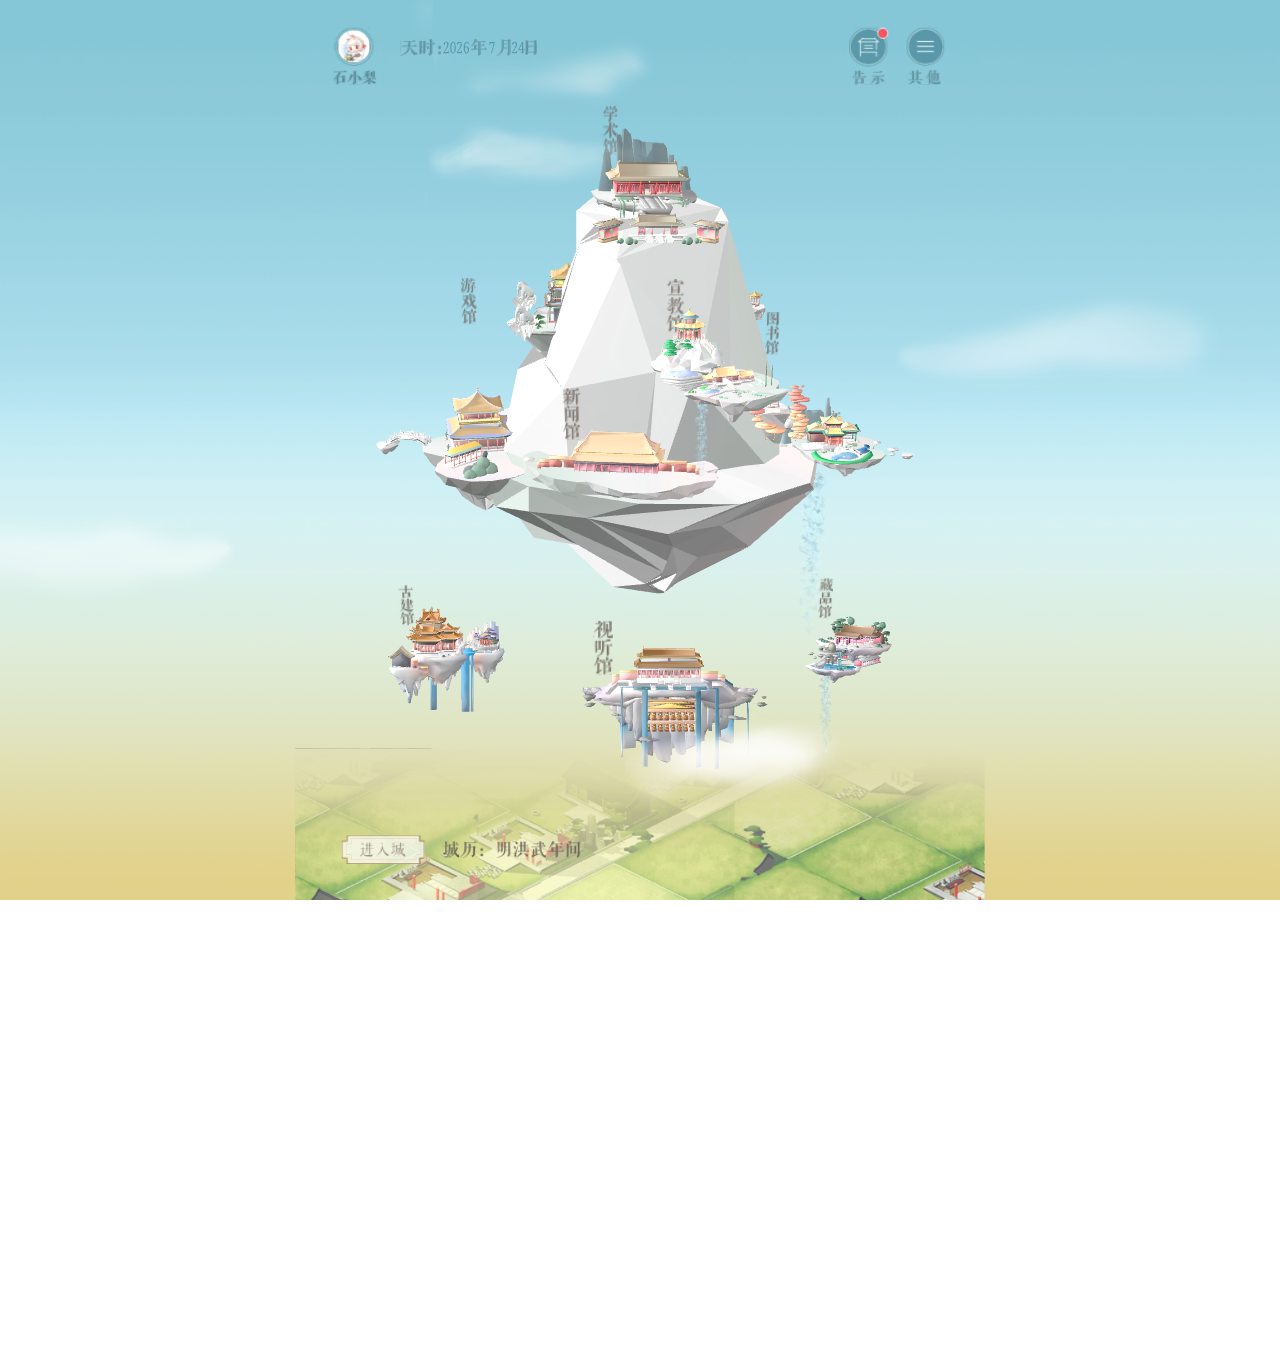
<file: index.html>
<!DOCTYPE html>
<html lang="en">
	<head>
		<title>Palace</title>
		<meta charset="utf-8">
		<meta name="apple-mobile-web-app-capable" content="yes" />
		<meta name="apple-mobile-web-app-status-bar-style" content="black-translucent">
		<meta name="viewport" content="width=device-width, height=device-height,user-scalable=no, minimum-scale=1.0, maximum-scale=1.0"> <!---->
		<link rel="apple-touch-icon" sizes="180x180" href="./image/touch-icon-ipad.png">
		<link rel="icon" href="./image/touch-icon-ipad.png" type="image/x-icon" />
		<link rel="shortcut icon" href="./image/touch-icon-ipad.png" type="image/x-icon" />
		<link href="css/style.css" rel="stylesheet" type="text/css" />
	</head>
	<body>
	<div id="firstMask">
		<div id="timeline">
			<img src="./image/timeline.png">
		</div>
		<div id="cangpin">
			<img id="cpview" src="./image/cpview.png">
			<div id="cpdetail">
			   <img class="slide" src="./image/cpdetail.png">
			</div>
		</div>
		<div id="assignment">
            <img id="ass0" src="./image/assignment1.png">
			<img id="ass1" src="./image/process1.png">
			<img id="ass2" src="./image/process2.png">
			<img id="ass3" src="./image/process3.png">
			<img id="hint1" src="./image/hint1.png">
			<img id="hint2" src="./image/hint2.png">
			<img id="assbtn0" src="./image/assbtn0.png">
			<img id="assbtntext0" src="./image/assbtntext0.png">
			<img id="assbtn1" src="./image/assbtn1.png">
			<img id="assbtntext1" src="./image/assbtntext1.png">
			<img id="assbtntext2" src="./image/assbtntext2.png">
			<img id="gotojs3" src="./image/task/gotojs3.png">
			<img id="taskfailstamp" src="./image/task/taskfail1.png">
			<div id="assmask"></div>
			<img id="taskrewardbg" src="./image/task/successbg.png">
			<img id="taskreward" src="./image/task/reward.png">
			<div id="dialogAnimation">
				<img id="diabg" src="./image/dialog/dialogbg.png">
				<img id="dia1" src="./image/dialog/dia1.png">
				<img id="dia2" src="./image/dialog/dia2.png">
				<img id="dia3" src="./image/dialog/dia3.png">
				<img id="dia4" src="./image/dialog/dia4.png">
				<img id="dia5" src="./image/dialog/dia5.png">
				<img id="dia6" src="./image/dialog/dia6.png">
				<img id="dia7" src="./image/dialog/dia7.png">
			</div>
		</div>
		<div id="gujian">
			<img id="map" src="./image/gujian/gujian.png">
			<div id="tabs">
				<img id="tab_all" src="./image/gujian/all.png">
				<img id="tab_all_b" src="./image/gujian/all_b.png">
				<img id="line1" src="./image/gujian/line.png">
				<img id="tab_dian" src="./image/gujian/dian.png">
				<img id="tab_dian_b" src="./image/gujian/dian_b.png">
				<img id="line2" src="./image/gujian/line.png">
				<img id="tab_ting" src="./image/gujian/ting.png">
				<img id="tab_ting_b" src="./image/gujian/ting_b.png">
				<img id="line3" src="./image/gujian/line.png">
				<img id="tab_tang" src="./image/gujian/tang.png">
				<img id="tab_tang_b" src="./image/gujian/tang_b.png">
				<img id="line4" src="./image/gujian/line.png">
				<img id="tab_ge" src="./image/gujian/ge.png">
				<img id="tab_ge_b" src="./image/gujian/ge_b.png">
				<img id="line5" src="./image/gujian/line.png">
				<img id="tab_gong" src="./image/gujian/gong.png">
				<img id="tab_gong_b" src="./image/gujian/gong_b.png">
				<img id="line6" src="./image/gujian/line.png">
			</div>
			<div id="ptitles">
				<img id="baohedian" class="tabother" src="./image/gujian/baohedian.png">
				<img id="cininggong" class="tabother" src="./image/gujian/cininggong.png">
			    <img id="dafo" class="tabother" src="./image/gujian/dafo.png">
				<img id="fuxiting" class="tabother" src="./image/gujian/fuxiting.png">
				<img id="kunninggong" src="./image/gujian/kunninggong.png">
				<img id="qianqinggong" src="./image/gujian/qianqinggong.png">
				<img id="taihedian" class="tabother" src="./image/gujian/taihedian.png">
				<img id="tirenge" class="tabother" src="./image/gujian/tirenge.png">
				<img id="wenyuange" class="tabother" src="./image/gujian/wenyuange.png">
				<img id="zhongcuigong" class="tabother" src="./image/gujian/zhongcuigong.png">
				<img id="zhonghedian" class="tabother" src="./image/gujian/zhonghedian.png">
				<img id="qqdetail" src="./image/gujian/qianqing.png">
				<img id="kndetail" src="./image/gujian/kunning.png">
			</div>
			<div id="qianqing">
                <img id="qqpage" src="./image/gujian/qianqing_2.png">
				<img id="shine1" src="./image/task/shinning.png">
				<img id="box1" src="./image/task/box.png">
				<div id="jiesuomask1"></div>
				<img id="jiesuo1" src="./image/task/jiesuo1_bg.png">
				<img id="jiesuo11" src="./image/task/jiesuo1_1.png">
				<img id="jiesuo12" src="./image/task/jiesuo1_2.png">
				<img id="jiesuo13" src="./image/task/jiesuo1_3.png">
				<img id="jiesuo14" src="./image/task/jiesuo1_4.png">
				<img id="js1sumbitbtn" src="./image/assbtn0.png">
				<img id="js1sumbittext" src="./image/task/yes.png">
				<img id="sucess1shine" src="./image/task/successbg.png">
				<img id="jiesuo1sucess" src="./image/task/jiesuo1_success.png">
				<img id="jiesuo1fail" src="./image/task/fail.png">
			</div>
			<div id="kunning">
				<img id="knpage" src="./image/gujian/kunning_2.png">
				<img id="shine2" src="./image/task/shinning.png">
				<img id="box2" src="./image/task/box.png">
				<div id="jiesuomask2"></div>
				<img id="jiesuo2" src="./image/task/jiesuo2.png">
				<div id="jsinput">
					<input type="text" name="jsi1" maxlength="1" id="jsi1">
					<input type="text" name="jsi2" maxlength="1" id="jsi2">
					<input type="text" name="jsi3" maxlength="1" id="jsi3">
				</div>
				<img id="jssumbitbtn" src="./image/assbtn0.png">
				<img id="jssumbittext" src="./image/task/yes.png">
				<img id="sucess2shine" src="./image/task/successbg.png">
				<img id="jiesuo2sucess" src="./image/task/jiesuo2_success.png">
				<img id="jiesuo2fail" src="./image/task/fail.png">
			</div>
		</div>
		<div id="jiesuo3">
			<img id="js3bg" src="./image/task/jiesuo3.png">
			<canvas id="stain">您的浏览器不支持canvas标签。</canvas>
			<!--img id="stamp" src="./image/task/yinzhang.png"-->
			<canvas id="stamp">您的浏览器不支持canvas标签。</canvas>
			<div id="torchshadow"></div>
			<img id="torchmove" src="./image/task/torch.png">
			<img id="torch" src="./image/task/torch.png">
			<div id="knifeshadow"></div>
			<img id="lazer" src="./image/task/lazer.png">
			<img id="knifemove" src="./image/task/knife.png">
			<img id="knife" src="./image/task/knife.png">
			<img id="tip" src="./image/task/once.png">
			<img id="taskfail" src="./image/task/taskfail.png">
			<img id="tasksuccessbg" src="./image/task/successbg.png">
			<img id="tasksuccess" src="./image/task/tasksuccess.png">
		</div>
		<div id="xinwen">
            <img id="xinwenpage" src="./image/xinwenpage.png"></img>
		</div>
		<div id="zhanlan">
			<img id="zlview" src="./image/zhanlan.png">
			<img id="zldetail" src="./image/yangxindian.png">
			<img id="gotoar" src="./image/ar.png">
		</div>
		<div id="wait">
			<img id="waitimg" src="./image/waiting.png">
		</div>
	</div>
	<div id="container"></div>
	<audio id="audio" style="opacity:0" preload="auto" controls loop hidden="true">
		<source src="./music/bg_music.mp3" type="audio/mp3" />
	</audio>
	<audio id="clickaudio" style="opacity:0" preload="auto" controls hidden="true">
		<source src="./music/click.mp3" type="audio/mp3" />
	</audio>
	<audio id="birdaudio" style="opacity:0" preload="auto" controls hidden="true">
		<source src="./music/flying.wav" type="audio/wav" />
	</audio>
	<audio id="bellaudio" style="opacity:0" preload="auto" controls hidden="true">
		<source src="./music/shiting_click.mp3" type="audio/mp3" />
	</audio>
	<audio id="thunderaudio" style="opacity:0" preload="auto" controls hidden="true">
		<source src="./music/thunder.mp3" type="audio/mp3" />
	</audio>
	<audio id="diam1" style="opacity:0" preload="auto" controls hidden="true">
		<source src="./music/dia1.mp3" type="audio/mp3" />
	</audio>
	<audio id="diam2" style="opacity:0" preload="auto" controls hidden="true">
		<source src="./music/dia2.mp3" type="audio/mp3" />
	</audio>
	<audio id="diam3" style="opacity:0" preload="auto" controls hidden="true">
		<source src="./music/dia3.mp3" type="audio/mp3" />
	</audio>
	<audio id="diam4" style="opacity:0" preload="auto" controls hidden="true">
		<source src="./music/dia4.mp3" type="audio/mp3" />
	</audio>
	<audio id="diam5" style="opacity:0" preload="auto" controls hidden="true">
		<source src="./music/dia5.mp3" type="audio/mp3" />
	</audio>
	<audio id="diam6" style="opacity:0" preload="auto" controls hidden="true">
		<source src="./music/dia6.mp3" type="audio/mp3" />
	</audio>
	<audio id="diam7" style="opacity:0" preload="auto" controls hidden="true">
		<source src="./music/dia7.mp3" type="audio/mp3" />
	</audio>
		<script src="./build/three.js"></script>
	    <script src="./js/libs/jquery.js"></script>
		<script src="js/loaders/DDSLoader.js"></script>
		<script src="js/loaders/MTLLoader.js"></script>
		<script src="js/loaders/OBJLoader.js"></script>
		<script src="js/Detector.js"></script>
		<script src="js/libs/Tween.js"></script>
		<script src="js/libs/stats.min.js"></script>
		<script src="js/custom/customVariable.js"></script>
		<script src="js/custom/customEvent.js"></script>
		<script src="js/custom/webglRender.js"></script>
	    <script src="js/custom/pageEvent.js"></script>
	</body>
</html>
</file>
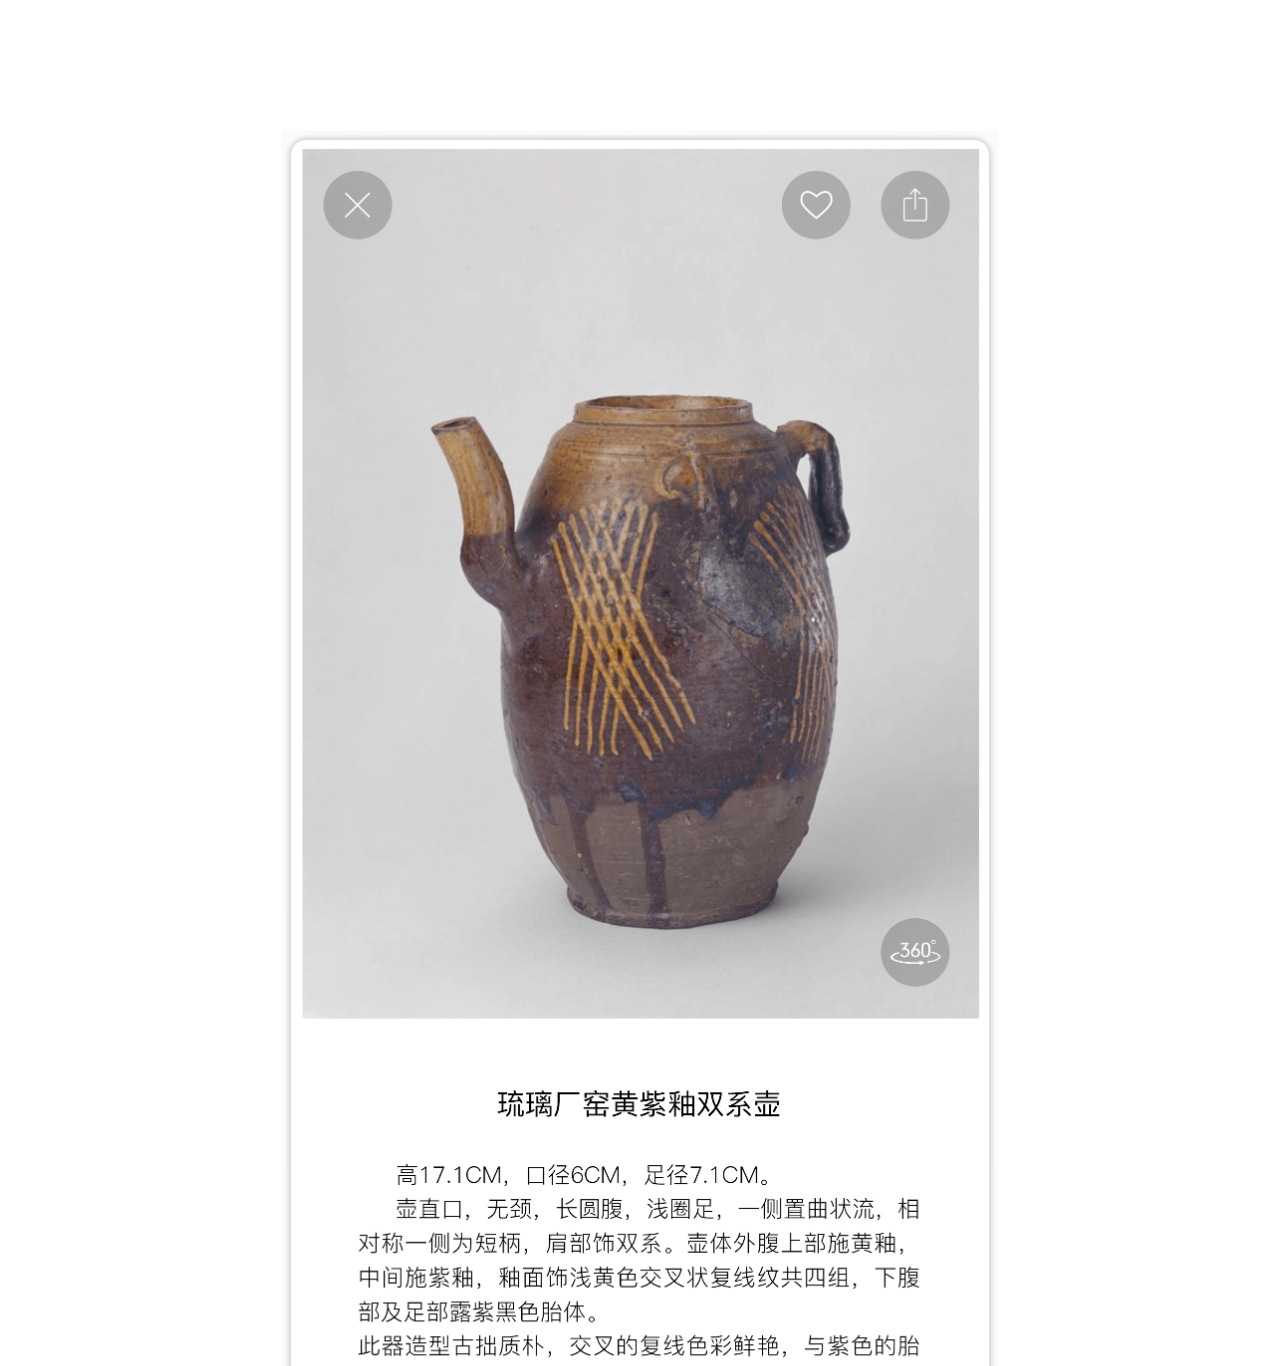
<file: slidepic.html>
<html>
<head>
    <title>Palace</title>
    <meta charset="utf-8">
    <meta name="apple-mobile-web-app-capable" content="yes" />
    <meta name="apple-mobile-web-app-status-bar-style" content="black-translucent">
    <meta name="viewport" content="width=device-width, height=device-height,user-scalable=no, minimum-scale=1.0, maximum-scale=1.0"> <!---->
    <link rel="apple-touch-icon" sizes="180x180" href="./image/touch-icon-ipad.png">
    <link rel="icon" href="./image/touch-icon-ipad.png" type="image/x-icon" />
    <link rel="shortcut icon" href="./image/touch-icon-ipad.png" type="image/x-icon" />
    <link href="css/style.css" rel="stylesheet" type="text/css" />
</head>
<body>
<div id="cangpin" style="display:block">
    <div id="cpdetail" style="display:block">
        <img class="slide" src="./image/cpdetail.png" >
    </div>
</div>
<script src="./js/libs/jquery.js"></script>
<script src="./js/custom/pageEvent.js"></script>
</body>
</html>
</file>
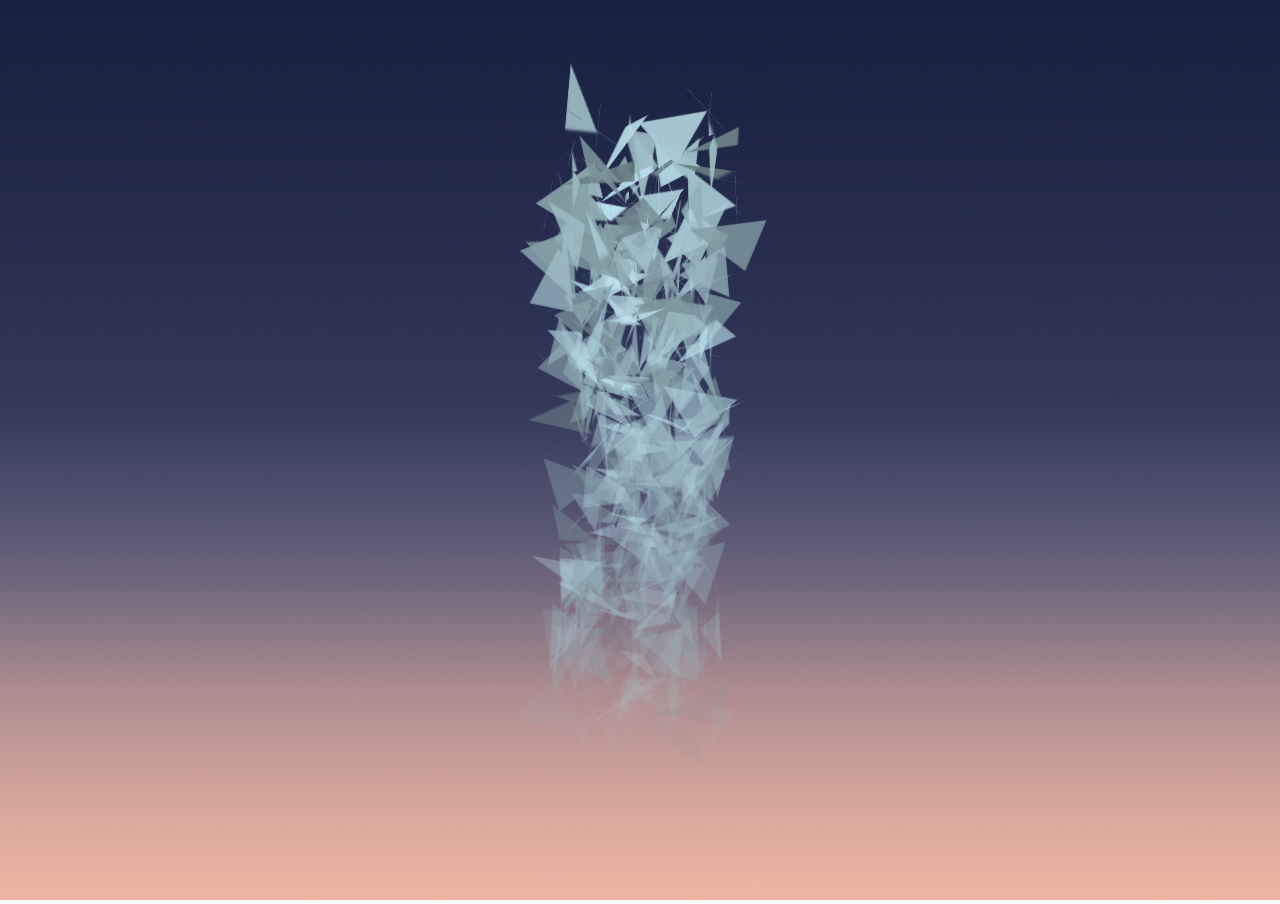
<file: water.html>
<!DOCTYPE html>
<html lang="en">
<head>
    <meta http-equiv="Content-Type" content="text/html; charset=utf-8"/>
    <title>Three.js waterfall</title>

    <script type="text/javascript" src="./build/three.js"></script>
    <script type="text/javascript"
            src="./js/libs/OrbitAndPanControls.new.js"></script>
    <script type="text/javascript" src="./js/libs/tween.min.js"></script>

    <style>
        body
        {
            margin: 0;
            overflow: hidden;
        }
    </style>

</head>

<html>
<body onload="main()">

<!-- Div which will hold the Output -->
<div id="WebGL-output">
</div>


<script type="text/javascript" src="./js/custom/water.js"></script>

</body>
</html>
</file>
<file: css/style.css>
body {
    font-family: Monospace;
    margin: 0px;
    overflow: hidden;
    height:1366px;
}
#container {
    overflow: hidden;
    margin: 0px;
}
#main{

}
#firstMask{
    position:absolute;
    margin:0px;
    box-sizing: border-box;
    width: 1024px;
    height: 1366px;
    background-image: url("../image/dmask.png");
    display: none;
}
#timeline{
    display: none;
    text-align: center;
    width:100%;
    height:100%;
}
#timeline img{
    width:416px;
    height:1178px;
    margin-left:auto;
    margin-right:auto;
    margin-top:188px;
}
#cangpin{
    display: none;
    text-align: center;
    width:100%;
    height:100%;
    overflow:hidden;
    position:relative;
}
#cangpin #cpview{
    width:716px;
    height:1235px;
    margin-left:auto;
    margin-right:auto;
    margin-top:131px;
    display:block;
}
#cangpin #cpdetail{
    width:716px;
    height:1235px;
    margin-left:auto;
    margin-right:auto;
    margin-top:131px;
    display:none;
    overflow:hidden;
    position:relative;
}
#cangpin #cpdetail img{
    width:716px;
    height:1816px;
    margin:0px;
    position:absolute;
    top:0px;
    left:0px;
}
#assignment{
    display: none;
    text-align: center;
    width:100%;
    height:100%;
    overflow:hidden;
    position:relative;
}
#assignment #ass0{
    width:716px;
    height:1257px;
    margin-top:54px;
    margin-bottom:54px;
}
#assignment #ass1{
    width:170px;
    height:73px;
    position: absolute;
    left: 218px;
    top:710px;
    #visibility: hidden;
    display:none;

}
#assignment #ass2{
    width:212px;
    height:220px;
    position: absolute;
    left: 203px;
    top:691px;
    #visibility: hidden;
    display:none;
}
#assignment #ass3{
    width:30px;
    height:299px;
    position: absolute;
    left: 261px;
    top:746px;
    #visibility: hidden;
    display:none;
}
#hint1{
    width: 408px;
    height: 54px;
    position: absolute;
    left: 321px;
    top:755px;
    display:none;

}
#hint2{
    width: 408px;
    height: 54px;
    position: absolute;
    left: 321px;
    top: 885px;
    display:none;

}
#assbtn0{
    width: 315px;
    height: 73px;
    position: absolute;
    left: 360px;
    top: 1120px;
    display:none;
}
#assbtn1{
    width: 315px;
    height: 73px;
    position: absolute;
    left: 360px;
    top: 1120px;
    display:none;
}
#assbtntext0{
    width: 81px;
    height: 31px;
    position: absolute;
    left: 480px;
    top: 1140px;
    display:none;
}
#assbtntext1{
    width: 95px;
    height: 32px;
    position: absolute;
    left: 480px;
    top: 1140px;
    display:none;

}#assbtntext2{
     width: 101px;
     height: 32px;
     position: absolute;
     left: 470px;
     top: 1140px;
     display:none;
 }
 #dialogAnimation{
     position: absolute;
     left:0px;
     top:50%;
     width:100%;
     height:50%;
     display:none;
     #visibility: hidden;
 }
#diabg{
    position:absolute;
    bottom: 15px;
    left:190px;
    #display:none;
    #visibility: hidden;
}
#dia1{
    position:absolute;
    bottom: 0px;
    left:0px;
    display:none;
    #visibility: hidden;
}
#dia2{
    position:absolute;
    bottom: 0px;
    left:0px;
    display:none;
    #visibility: hidden;
}
#dia3{
    position:absolute;
    bottom: 0px;
    left:0px;
    display:none;
    #visibility: hidden;
}
#dia4{
    position:absolute;
    bottom: 0px;
    left:30px;
    display:none;
    #visibility: hidden;
}
#dia5{
    position:absolute;
    bottom: 0px;
    left:0px;
    display:none;
    #visibility: hidden;
}
#dia6{
    position:absolute;
    bottom: 0px;
    left:30px;
    display:none;
    #visibility: hidden;
}
#dia7{
    position:absolute;
    bottom: 0px;
    left:0px;
    display:none;
    #visibility: hidden;
}
#gujian{
    display: none;
    text-align: center;
    width:100%;
    height:100%;
    overflow:hidden;
    position:relative;
}
#map{
    width:716px;
    height:1283px;
    margin-top:83px;
    margin-bottom:0px;
}
#tabs{
    position:absolute;
    left:170px;
    top:230px;
}
#tab_all{
    width:53px;
    height:26px;
    position: absolute;
    left: 50px;
    top:0px;
    display: none;
}
#tab_all_b{
    width:53px;
    height:26px;
    position: absolute;
    left: 50px;
    top:0px;
    display: none;
}
#line1{
    width:55px;
    height: 2px;
    position: absolute;
    left: 49px;
    top: 61px;
    display: none;
}
#tab_dian{
    width:25px;
    height:25px;
    position: absolute;
    left: 175px;
    top:0px;
    display: none;
}
#tab_dian_b{
    width:25px;
    height:25px;
    position: absolute;
    left: 175px;
    top:0px;
    display: none;
}
#line2{
    width:55px;
    height: 2px;
    position: absolute;
    left: 162px;
    top: 61px;
    display: none;
}
#tab_ting{
    width:22px;
    height:25px;
    position: absolute;
    left: 275px;
    top:-1px;
    display: none;
}
#tab_ting_b{
    width:22px;
    height:25px;
    position: absolute;
    left: 275px;
    top:-1px;
    display: none;
}
#line3{
    width:55px;
    height: 2px;
    position: absolute;
    left: 260px;
    top: 61px;
    display: none;
}
#tab_tang{
    width:23px;
    height:25px;
    position: absolute;
    left: 375px;
    top:0px;
    display: none;
}
#tab_tang_b{
    width:23px;
    height:25px;
    position: absolute;
    left: 375px;
    top:0px;
    display: none;
}
#line4{
    width:55px;
    height: 2px;
    position: absolute;
    left: 362px;
    top: 61px;
    display: none;
}
#tab_ge{
    width:21px;
    height:25px;
    position: absolute;
    left: 475px;
    top:0px;
    display: none;
}
#tab_ge_b{
    width:21px;
    height:25px;
    position: absolute;
    left: 475px;
    top:0px;
    display: none;
}
#line5{
    width:55px;
    height: 2px;
    position: absolute;
    left: 460px;
    top: 61px;
    display: none;
}
#tab_gong{
    width:22px;
    height:25px;
    position: absolute;
    left: 575px;
    top:0px;
    display: none;
}
#tab_gong_b{
    width:22px;
    height:25px;
    position: absolute;
    left: 575px;
    top:0px;
    display: none;
}
#line6{
    width:55px;
    height: 2px;
    position: absolute;
    left: 560px;
    top: 61px;
    display: none;
}
#ptitles{
    position: absolute;
    left:160px;
    top:300px;
    width:700px;
    height:1050px;
}
#baohedian{
    width:70px;
    height:170px;
    position:absolute;
    left:270px;
    top:425px;
    display:none;
}
#cininggong{
    width:70px;
    height:170px;
    position:absolute;
    left:155px;
    top:270px;
    display:none;
}
#dafo{
    width:70px;
    height:170px;
    position:absolute;
    left:65px;
    top:280px;
    display:none;
}
#fuxiting{
    width:70px;
    height:170px;
    position:absolute;
    left:100px;
    top:420px;
    display:none;
}
#kunninggong{
    width:70px;
    height:170px;
    position:absolute;
    left:355px;
    top:185px;
    display:none;
}
#qianqinggong{
    width:70px;
    height:170px;
    position:absolute;
    left:270px;
    top:240px;
    display:none;
}
#taihedian{
    width:70px;
    height:170px;
    position:absolute;
    left:370px;
    top:490px;
    display:none;
}
#tirenge{
    width:70px;
    height:170px;
    position:absolute;
    left:450px;
    top:600px;
    display:none;
}
#wenyuange{
    width:70px;
    height:170px;
    position:absolute;
    left:520px;
    top:530px;
    display:none;
}
#zhongcuigong{
    width:70px;
    height:170px;
    position:absolute;
    left:430px;
    top:100px;
    display:none;
}
#zhonghedian{
    width:70px;
    height:170px;
    position:absolute;
    left:350px;
    top:360px;
    display:none;
}
#qqdetail{
    width:612px;
    height:212px;
    position: absolute;
    left:42px;
    top:800px;
    display:none;
}
#kndetail{
    width:612px;
    height:212px;
    position: absolute;
    left:42px;
    top:800px;
    display:none;
}
#qianqing{
    display:none;
    width:716px;
    height:1290px;
    position:absolute;
    top:83px;
    left:152px;
    overflow: hidden;
}
#qqpage{
    width:716px;
    height:1878px;
    position:absolute;
    top:0px;
    left:0px;
}
#box1{
    position: absolute;
    left:45px;
    top:740px;
    width: 148px;
    height: 116px;
    display: none;
}
#shine1{
    position: absolute;
    left:-60px;
    top:620px;
    width: 350px;
    height: 356px;
    display:none
}
#jiesuomask1{
    position: absolute;
    left:0px;
    top:0px;
    background-color: #000000;
    opacity:0.4;
    width: 100%;
    height: 100%;
    border-radius: 20px;
    display:none;
}
#jiesuo1{
    position: absolute;
    width:680px;
    height:1110px;
    left:17px;
    top:90px;
    display:none;
}
#jiesuo11{
    width:660px;
    height:660px;
    position:absolute;
    top:350px;
    left:25px;
    display:none;
}
#jiesuo12{
    width:472px;
    height:472px;
    position:absolute;
    top:440px;
    left:120px;
    display:none;
}
#jiesuo13{
    width:285px;
    height:285px;
    position:absolute;
    top:530px;
    left:215px;
    display:none;
}
#jiesuo14{
    width:71px;
    height:71px;
    position:absolute;
    top:635px;
    left:320px;
    display:none;
}
#js1sumbitbtn{
    position: absolute;
    left:240px;
    top:1030px;
    width:240px;
    display:none;
}
#js1sumbittext{
    position: absolute;
    left:315px;
    top:1040px;
    display:none;
}
#jiesuo1sucess{
    position: absolute;
    left:110px;
    top:400px;
    display:none;
}
#sucess1shine{
    position: absolute;
    left:110px;
    top:300px;
    display:none;
}
#jiesuo1fail{
    position: absolute;
    left:240px;
    top:290px;
    display:none;
}
#kunning{
    display:none;
    width:716px;
    height:1290px;
    position:absolute;
    top:83px;
    left:154px;
    overflow: hidden;
}
#knpage{
    width:716px;
    height:1878px;
    position:absolute;
    top:0px;
    left:0px;
}
#box2{
    position: absolute;
    left:45px;
    top:740px;
    width: 148px;
    height: 116px;
    display: none;
}
#shine2{
    position: absolute;
    left:-60px;
    top:620px;
    width: 350px;
    height: 356px;
    display:none;
}
#jiesuomask2{
    position: absolute;
    left:0px;
    top:0px;
    background-color: #000000;
    opacity:0.4;
    width: 100%;
    height: 100%;
    border-radius: 20px;
    display:none;
}
#jiesuo2{
    position: absolute;
    width:680px;
    height:1110px;
    left:17px;
    top:90px;
    display:none;
}
#jsinput{
    position: absolute;
    width:100%;
    left:0px;
    top:850px;
    display:none;
}
#jsinput input{
    line-height: 60px;
    font-size: 40px;
    text-align: center;
    width: 40px;
    background-color: #dbdcdb;
    border-width: 0px;
    border-radius: 8px;
}
#jssumbitbtn{
    position: absolute;
    left:240px;
    top:1030px;
    width:240px;
    display:none;
}
#jssumbittext{
    position: absolute;
    left:315px;
    top:1040px;
    display:none;
}
#jiesuo2sucess{
    position: absolute;
    left:110px;
    top:400px;
    display:none;
}
#sucess2shine{
    position: absolute;
    left:110px;
    top:300px;
    display:none;
}
#jiesuo2fail{
    position: absolute;
    left:240px;
    top:290px;
    display:none;
}
#jiesuo3{
    display: none;
    text-align: center;
    width:100%;
    height:100%;
    overflow:hidden;
    position:relative;
    display:none;
}
#js3bg{
    width:706px;
    height:1152px;
    margin-top:83px;
    margin-right: auto;
    margin-left: auto;
    display:none;
}
#torch{
    position: absolute;
    left:600px;
    top:900px;
    display:none;
}
#torchshadow{
    position: absolute;
    left:584px;
    top:885px;
    width:90px;
    height:90px;
    background: #FFFFFF;
    opacity: 1;
    border-radius: 10px;
    box-shadow: 0px 0px 30px #d7b592;
    display:none;
}
#knife{
    position: absolute;
    left:720px;
    top:900px;
    display:none;
}
#knifeshadow{
    position: absolute;
    left:704px;
    top:885px;
    width:90px;
    height:90px;
    background: #FFFFFF;
    opacity: 1;
    border-radius: 10px;
    box-shadow: 0px 0px 30px #d7b592;
    display:none;
}
#torchmove{
    position: absolute;
    left:600px;
    top:900px;
    transform: rotate(-90deg);
    visibility: hidden;
}
#lazer{
    position: absolute;
    left:720px;
    top:900px;
    width: 70px;
    height: 70px;
    visibility: hidden;
}
#knifemove{
    position: absolute;
    left:720px;
    top:900px;
    transform: rotate(-90deg);
    visibility: hidden;
}
#stain{
    position: absolute;
    left:223px;
    top:310px;
    #width:68px;
    #height:82px;
    display:none;
}
#stamp{
     position: absolute;
     left:230px;
     top:630px;
     display:none;
 }
#tip{
    position: absolute;
    left:350px;
    top:200px;
    display:none;
}
#taskfail{
    position: absolute;
    left:270px;
    top:400px;
    display:none;
}
#tasksuccess{
    position: absolute;
    left:270px;
    top:400px;
    display:none;
}
#tasksuccessbg{
    position: absolute;
    left:250px;
    top:300px;
    display:none;
}
#taskfailstamp{
    position: absolute;
    left:570px;
    top:960px;
    width: 250px;
    height: 250px;
    display:none;
}
#gotojs3
{
    position: absolute;
    left:500px;
    top:1016px;
    width: 39px;
    height: 55px;
    display:none;
}
#taskreward{
    position: absolute;
    left:270px;
    top:400px;
    display:none;
}
#taskrewardbg{
    position: absolute;
    left:250px;
    top:300px;
    display:none;
}
#assmask{
    position: absolute;
    left:0px;
    top:0px;
    background-color: #000000;
    opacity:0.4;
    width: 100%;
    height: 100%;
    border-radius: 20px;
    display:none;
}
#xinwen{
    display: none;
    text-align: center;
    width:100%;
    height:100%;
    overflow:hidden;
}
#xinwenpage{
    width:716px;
    height:1235px;
    margin-left:auto;
    margin-right:auto;
    margin-top:131px;
    display:block;
}
#zhanlan{
    display: none;
    text-align: center;
    width:100%;
    height:100%;
    overflow:hidden;
}
#zlview{
    width:716px;
    #height:1235px;
    margin-left:auto;
    margin-right:auto;
    margin-top:131px;
    display:block;
}
#zldetail{
    width:716px;
    height:1235px;
    margin-left:auto;
    margin-right:auto;
    margin-top:131px;
    display:none;
    overflow:hidden;
    position:relative;
}
#gotoar{
    position: absolute;
    left:650px;
    top:1150px;
    display: none;
}
#wait{
    display: none;
    text-align: center;
    width:100%;
    height:100%;
    overflow:hidden;
}
#waitimg{
    margin: auto;
    margin-right: auto;
    margin-top:500px;
    display:block;
}
</file>
